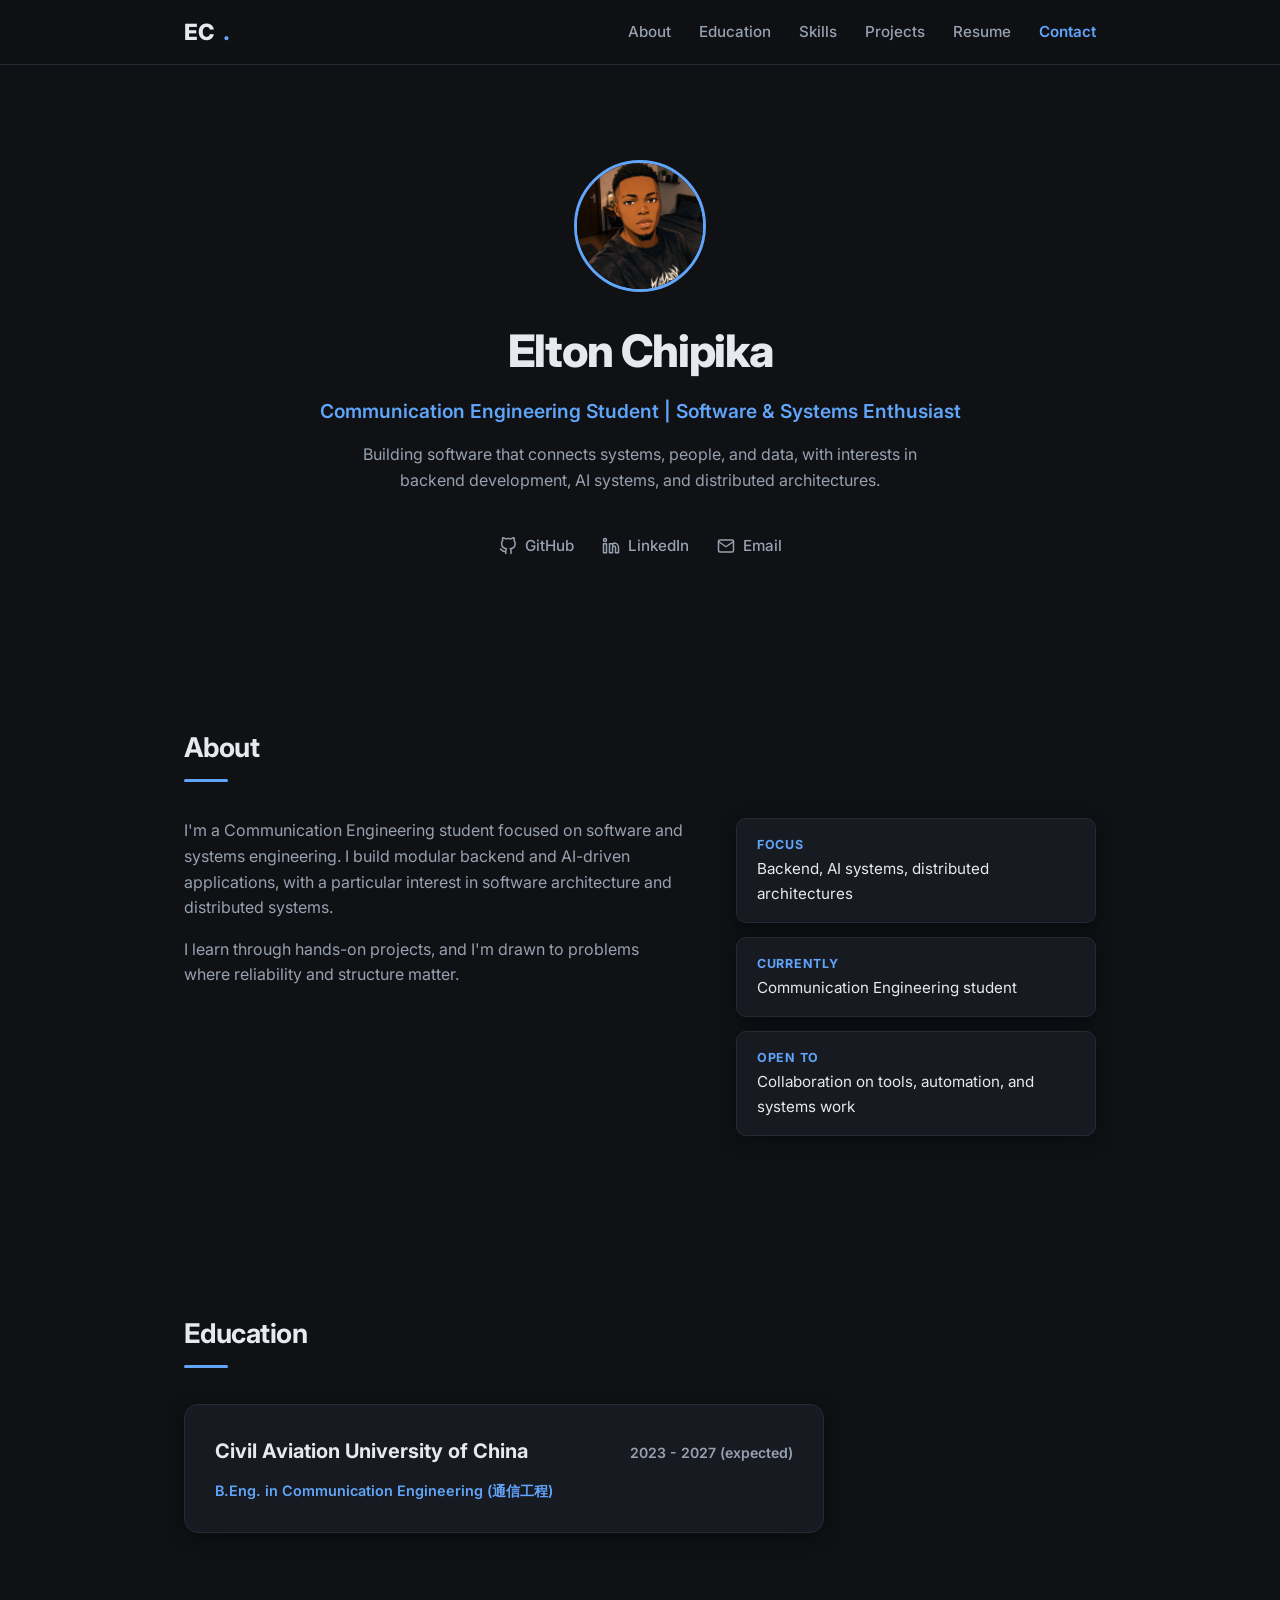
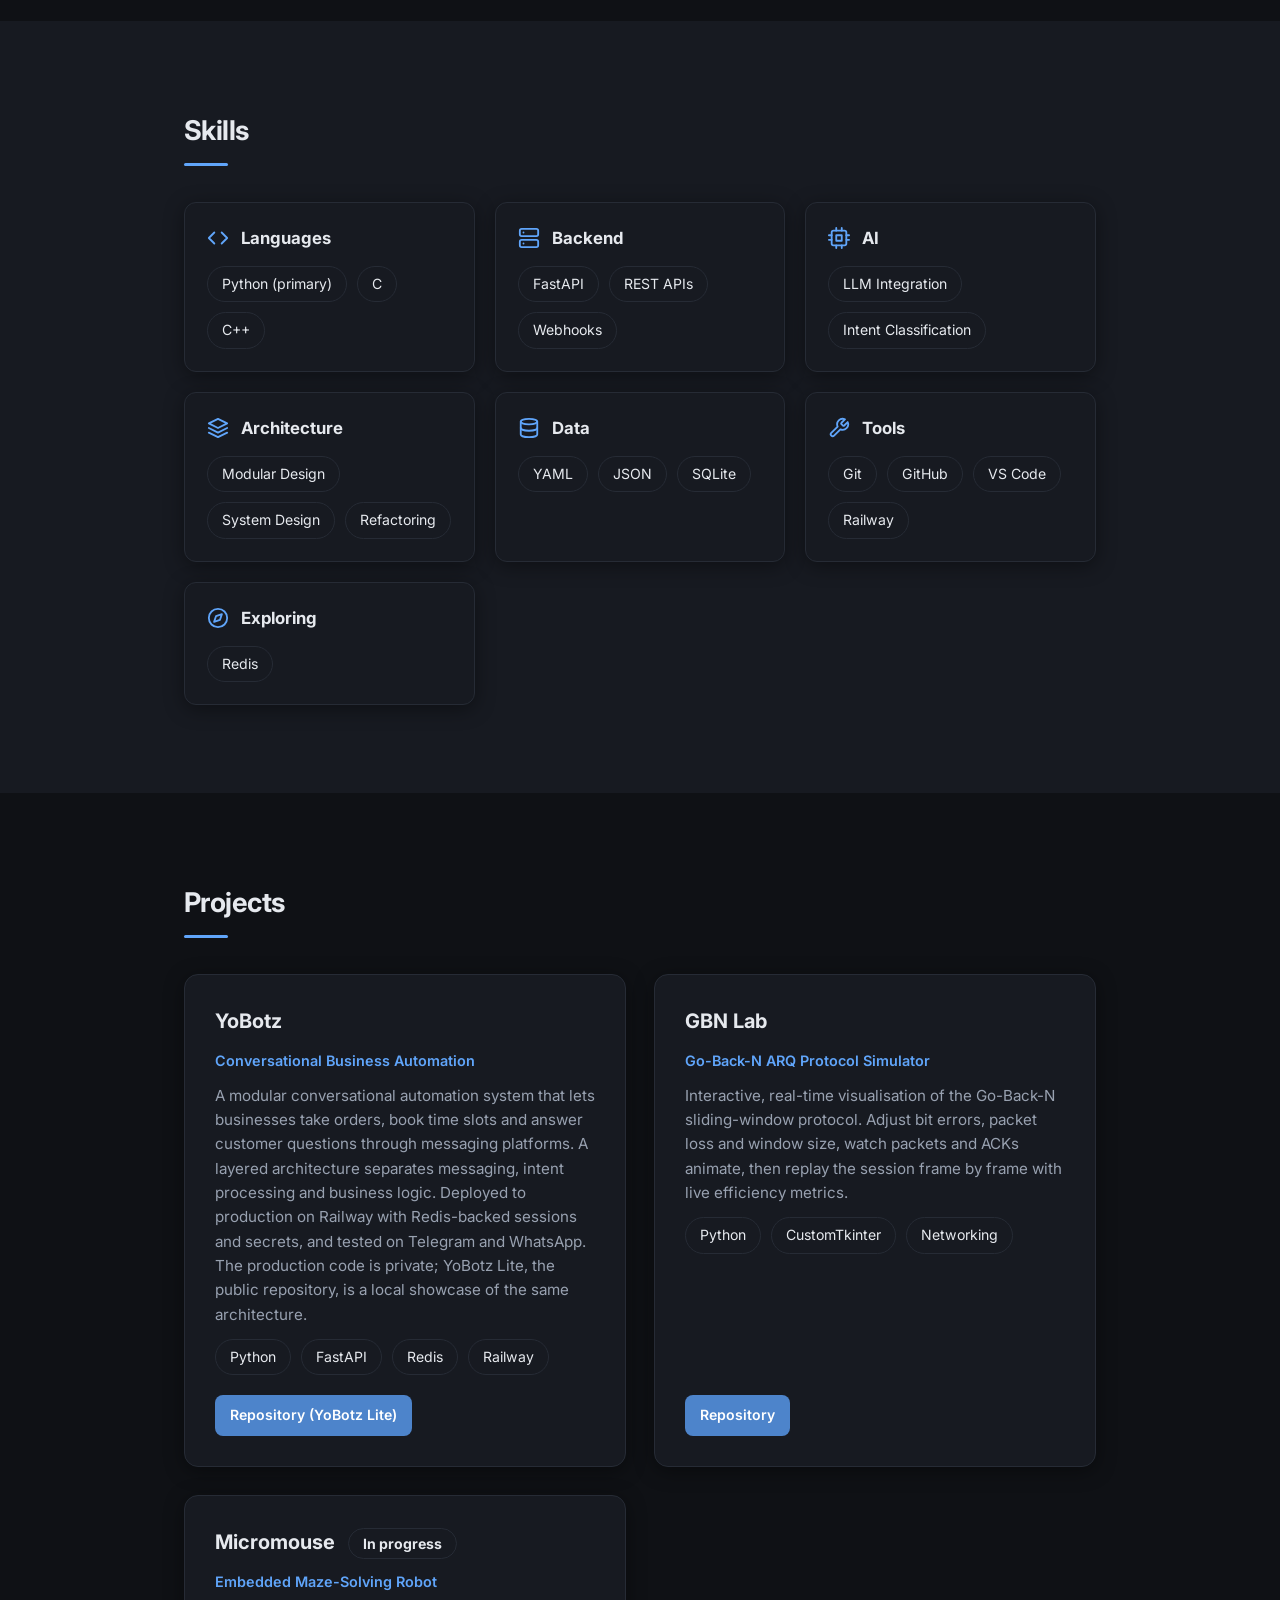
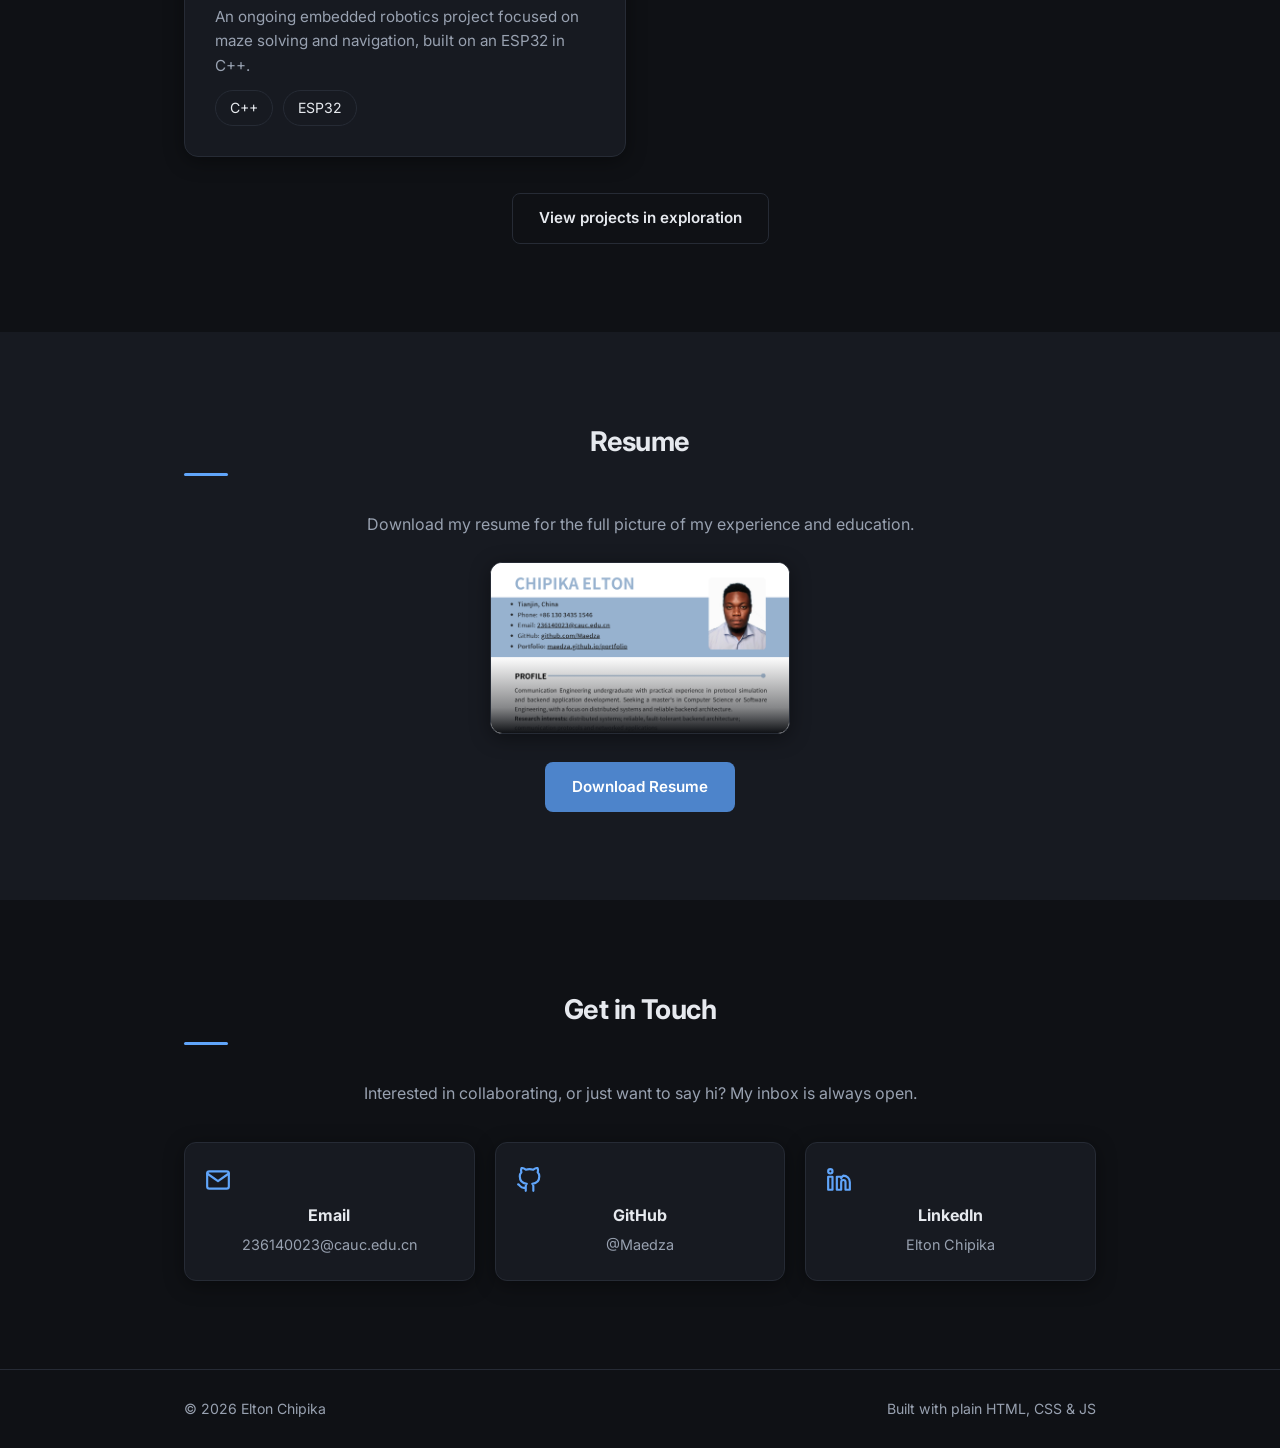
<file: index.html>
<!DOCTYPE html>
<html lang="en">
<head>
  <meta charset="UTF-8">
  <meta name="viewport" content="width=device-width, initial-scale=1.0">
  <title>Elton Chipika - Communication Engineer &amp; Developer</title>
  <meta name="description" content="Portfolio of Elton Chipika, a Communication Engineering student focused on software and systems engineering, backend development, AI systems, and distributed architectures.">
  <meta property="og:title" content="Elton Chipika">
  <meta property="og:description" content="Portfolio of Elton Chipika, a Communication Engineering student focused on software and systems engineering, backend development, AI systems, and distributed architectures.">
  <meta property="og:image" content="img/avatar.jpg">
  <meta property="og:type" content="website">
  <link rel="icon" type="image/jpeg" href="img/avatar.jpg">
  <link rel="stylesheet" href="css/style.css">
  <link rel="preconnect" href="https://fonts.googleapis.com">
  <link href="https://fonts.googleapis.com/css2?family=Inter:wght@400;500;600;700;800&display=swap" rel="stylesheet">
</head>
<body>
  <nav class="nav">
    <div class="container nav-inner">
      <a href="#top" class="brand">EC<span class="brand-dot">.</span></a>
      <button class="nav-toggle" aria-label="Toggle menu" aria-expanded="false">
        <span></span><span></span><span></span>
      </button>
      <ul class="nav-links" id="navLinks">
        <li><a href="#about">About</a></li>
        <li><a href="#education">Education</a></li>
        <li><a href="#skills">Skills</a></li>
        <li><a href="#projects">Projects</a></li>
        <li><a href="#resume">Resume</a></li>
        <li><a href="#contact" class="nav-cta">Contact</a></li>
      </ul>
    </div>
  </nav>

  <header class="hero" id="top">
    <div class="container hero-inner">
      <img src="img/avatar.jpg" alt="Elton Chipika" class="avatar">
      <h1>Elton Chipika</h1>
      <p class="tagline">Communication Engineering Student | Software &amp; Systems Enthusiast</p>
      <p class="bio">Building software that connects systems, people, and data, with interests in backend development, AI systems, and distributed architectures.</p>
      <div class="socials">
        <a href="https://github.com/Maedza" target="_blank" rel="noopener" aria-label="GitHub">
          <svg viewBox="0 0 24 24" fill="none" stroke="currentColor" stroke-width="2" stroke-linecap="round" stroke-linejoin="round" aria-hidden="true"><path d="M9 19c-5 1.5-5-2.5-7-3m14 6v-3.87a3.37 3.37 0 0 0-.94-2.61c3.14-.35 6.44-1.54 6.44-7A5.44 5.44 0 0 0 20 4.77 5.07 5.07 0 0 0 19.91 1S18.73.65 16 2.48a13.38 13.38 0 0 0-7 0C6.27.65 5.09 1 5.09 1A5.07 5.07 0 0 0 5 4.77a5.44 5.44 0 0 0-1.5 3.78c0 5.42 3.3 6.61 6.44 7A3.37 3.37 0 0 0 9 18.13V22"></path></svg>
          <span>GitHub</span>
        </a>
        <a href="https://www.linkedin.com/in/elton-chipika-814b103a7" target="_blank" rel="noopener" aria-label="LinkedIn">
          <svg viewBox="0 0 24 24" fill="none" stroke="currentColor" stroke-width="2" stroke-linecap="round" stroke-linejoin="round" aria-hidden="true"><path d="M16 8a6 6 0 0 1 6 6v7h-4v-7a2 2 0 0 0-2-2 2 2 0 0 0-2 2v7h-4V9h4v1.5A6 6 0 0 1 16 8z"></path><rect x="2" y="9" width="4" height="12"></rect><circle cx="4" cy="4" r="2"></circle></svg>
          <span>LinkedIn</span>
        </a>
        <a href="mailto:236140023@cauc.edu.cn" aria-label="Email">
          <svg viewBox="0 0 24 24" fill="none" stroke="currentColor" stroke-width="2" stroke-linecap="round" stroke-linejoin="round" aria-hidden="true"><path d="M4 4h16c1.1 0 2 .9 2 2v12c0 1.1-.9 2-2 2H4c-1.1 0-2-.9-2-2V6c0-1.1.9-2 2-2z"></path><polyline points="22,6 12,13 2,6"></polyline></svg>
          <span>Email</span>
        </a>
      </div>
    </div>
  </header>

  <main>
    <section class="section" id="about">
      <div class="container">
        <h2 class="section-title">About</h2>
        <div class="about-grid">
          <div>
            <p>I'm a Communication Engineering student focused on software and systems engineering. I build modular backend and AI-driven applications, with a particular interest in software architecture and distributed systems.</p>
            <p>I learn through hands-on projects, and I'm drawn to problems where reliability and structure matter.</p>
          </div>
          <div class="about-facts">
            <div class="fact"><span class="fact-label">Focus</span><span>Backend, AI systems, distributed architectures</span></div>
            <div class="fact"><span class="fact-label">Currently</span><span>Communication Engineering student</span></div>
            <div class="fact"><span class="fact-label">Open to</span><span>Collaboration on tools, automation, and systems work</span></div>
          </div>
        </div>
      </div>
    </section>

    <section class="section" id="education">
      <div class="container">
        <h2 class="section-title">Education</h2>
        <div class="card edu-card">
          <div class="edu-top">
            <h3 class="card-title">Civil Aviation University of China</h3>
            <span class="edu-years">2023 - 2027 (expected)</span>
          </div>
          <p class="card-sub">B.Eng. in Communication Engineering (通信工程)</p>
        </div>
      </div>
    </section>

    <section class="section section-alt" id="skills">
      <div class="container">
        <h2 class="section-title">Skills</h2>
        <div class="skills-grid">
          <div class="skill-card">
            <div class="skill-card-head">
              <svg class="skill-icon" viewBox="0 0 24 24" fill="none" stroke="currentColor" stroke-width="2" stroke-linecap="round" stroke-linejoin="round" aria-hidden="true"><polyline points="16 18 22 12 16 6"></polyline><polyline points="8 6 2 12 8 18"></polyline></svg>
              <h3 class="skill-card-title">Languages</h3>
            </div>
            <div class="chips">
              <span class="chip">Python (primary)</span>
              <span class="chip">C</span>
              <span class="chip">C++</span>
            </div>
          </div>

          <div class="skill-card">
            <div class="skill-card-head">
              <svg class="skill-icon" viewBox="0 0 24 24" fill="none" stroke="currentColor" stroke-width="2" stroke-linecap="round" stroke-linejoin="round" aria-hidden="true"><rect x="2" y="2" width="20" height="8" rx="2" ry="2"></rect><rect x="2" y="14" width="20" height="8" rx="2" ry="2"></rect><line x1="6" y1="6" x2="6.01" y2="6"></line><line x1="6" y1="18" x2="6.01" y2="18"></line></svg>
              <h3 class="skill-card-title">Backend</h3>
            </div>
            <div class="chips">
              <span class="chip">FastAPI</span>
              <span class="chip">REST APIs</span>
              <span class="chip">Webhooks</span>
            </div>
          </div>

          <div class="skill-card">
            <div class="skill-card-head">
              <svg class="skill-icon" viewBox="0 0 24 24" fill="none" stroke="currentColor" stroke-width="2" stroke-linecap="round" stroke-linejoin="round" aria-hidden="true"><rect x="4" y="4" width="16" height="16" rx="2" ry="2"></rect><rect x="9" y="9" width="6" height="6"></rect><line x1="9" y1="1" x2="9" y2="4"></line><line x1="15" y1="1" x2="15" y2="4"></line><line x1="9" y1="20" x2="9" y2="23"></line><line x1="15" y1="20" x2="15" y2="23"></line><line x1="20" y1="9" x2="23" y2="9"></line><line x1="20" y1="14" x2="23" y2="14"></line><line x1="1" y1="9" x2="4" y2="9"></line><line x1="1" y1="14" x2="4" y2="14"></line></svg>
              <h3 class="skill-card-title">AI</h3>
            </div>
            <div class="chips">
              <span class="chip">LLM Integration</span>
              <span class="chip">Intent Classification</span>
            </div>
          </div>

          <div class="skill-card">
            <div class="skill-card-head">
              <svg class="skill-icon" viewBox="0 0 24 24" fill="none" stroke="currentColor" stroke-width="2" stroke-linecap="round" stroke-linejoin="round" aria-hidden="true"><polygon points="12 2 2 7 12 12 22 7 12 2"></polygon><polyline points="2 17 12 22 22 17"></polyline><polyline points="2 12 12 17 22 12"></polyline></svg>
              <h3 class="skill-card-title">Architecture</h3>
            </div>
            <div class="chips">
              <span class="chip">Modular Design</span>
              <span class="chip">System Design</span>
              <span class="chip">Refactoring</span>
            </div>
          </div>

          <div class="skill-card">
            <div class="skill-card-head">
              <svg class="skill-icon" viewBox="0 0 24 24" fill="none" stroke="currentColor" stroke-width="2" stroke-linecap="round" stroke-linejoin="round" aria-hidden="true"><ellipse cx="12" cy="5" rx="9" ry="3"></ellipse><path d="M21 12c0 1.66-4 3-9 3s-9-1.34-9-3"></path><path d="M3 5v14c0 1.66 4 3 9 3s9-1.34 9-3V5"></path></svg>
              <h3 class="skill-card-title">Data</h3>
            </div>
            <div class="chips">
              <span class="chip">YAML</span>
              <span class="chip">JSON</span>
              <span class="chip">SQLite</span>
            </div>
          </div>

          <div class="skill-card">
            <div class="skill-card-head">
              <svg class="skill-icon" viewBox="0 0 24 24" fill="none" stroke="currentColor" stroke-width="2" stroke-linecap="round" stroke-linejoin="round" aria-hidden="true"><path d="M14.7 6.3a1 1 0 0 0 0 1.4l1.6 1.6a1 1 0 0 0 1.4 0l3.77-3.77a6 6 0 0 1-7.94 7.94l-6.91 6.91a2.12 2.12 0 0 1-3-3l6.91-6.91a6 6 0 0 1 7.94-7.94l-3.76 3.76z"></path></svg>
              <h3 class="skill-card-title">Tools</h3>
            </div>
            <div class="chips">
              <span class="chip">Git</span>
              <span class="chip">GitHub</span>
              <span class="chip">VS Code</span>
              <span class="chip">Railway</span>
            </div>
          </div>

          <div class="skill-card">
            <div class="skill-card-head">
              <svg class="skill-icon" viewBox="0 0 24 24" fill="none" stroke="currentColor" stroke-width="2" stroke-linecap="round" stroke-linejoin="round" aria-hidden="true"><circle cx="12" cy="12" r="10"></circle><polygon points="16.24 7.76 14.12 14.12 7.76 16.24 9.88 9.88 16.24 7.76"></polygon></svg>
              <h3 class="skill-card-title">Exploring</h3>
            </div>
            <div class="chips">
              <span class="chip">Redis</span>
            </div>
          </div>
        </div>
      </div>
    </section>

    <section class="section" id="projects">
      <div class="container">
        <h2 class="section-title">Projects</h2>
        <div class="projects-grid">
          <article class="card">
            <h3 class="card-title">YoBotz</h3>
            <p class="card-sub">Conversational Business Automation</p>
            <p class="card-desc">A modular conversational automation system that lets businesses take orders, book time slots and answer customer questions through messaging platforms. A layered architecture separates messaging, intent processing and business logic. Deployed to production on Railway with Redis-backed sessions and secrets, and tested on Telegram and WhatsApp. The production code is private; YoBotz Lite, the public repository, is a local showcase of the same architecture.</p>
            <div class="chips">
              <span class="chip">Python</span>
              <span class="chip">FastAPI</span>
              <span class="chip">Redis</span>
              <span class="chip">Railway</span>
            </div>
            <div class="card-links">
              <a href="https://github.com/Maedza/YoBotz_lite" target="_blank" rel="noopener" class="btn btn-sm btn-primary">Repository (YoBotz Lite)</a>
            </div>
          </article>
          <article class="card">
            <h3 class="card-title">GBN Lab</h3>
            <p class="card-sub">Go-Back-N ARQ Protocol Simulator</p>
            <p class="card-desc">Interactive, real-time visualisation of the Go-Back-N sliding-window protocol. Adjust bit errors, packet loss and window size, watch packets and ACKs animate, then replay the session frame by frame with live efficiency metrics.</p>
            <div class="chips">
              <span class="chip">Python</span>
              <span class="chip">CustomTkinter</span>
              <span class="chip">Networking</span>
            </div>
            <div class="card-links">
              <a href="https://github.com/Maedza/GBN_Lab" target="_blank" rel="noopener" class="btn btn-sm btn-primary">Repository</a>
            </div>
          </article>
          <article class="card">
            <h3 class="card-title">Micromouse <span class="chip" style="margin-left: 8px;">In progress</span></h3>
            <p class="card-sub">Embedded Maze-Solving Robot</p>
            <p class="card-desc">An ongoing embedded robotics project focused on maze solving and navigation, built on an ESP32 in C++.</p>
            <div class="chips">
              <span class="chip">C++</span>
              <span class="chip">ESP32</span>
            </div>
          </article>
        </div>

        <div style="margin-top: 36px; text-align: center;">
          <a href="exploring.html" class="btn btn-ghost">View projects in exploration</a>
        </div>
      </div>
    </section>

    <section class="section section-alt" id="resume">
      <div class="container resume-inner">
        <h2 class="section-title">Resume</h2>
        <p>Download my resume for the full picture of my experience and education.</p>
        <div class="resume-preview" aria-hidden="true">
          <img src="img/resume-preview.png" alt="">
          <div class="resume-preview-fade"></div>
        </div>
        <a href="resume.pdf" class="btn btn-primary" download>Download Resume</a>
      </div>
    </section>

    <section class="section" id="contact">
      <div class="container contact-inner">
        <h2 class="section-title">Get in Touch</h2>
        <p>Interested in collaborating, or just want to say hi? My inbox is always open.</p>
        <div class="contact-links">
          <a href="mailto:236140023@cauc.edu.cn" class="contact-card">
            <svg class="contact-icon" viewBox="0 0 24 24" fill="none" stroke="currentColor" stroke-width="2" stroke-linecap="round" stroke-linejoin="round" aria-hidden="true"><path d="M4 4h16c1.1 0 2 .9 2 2v12c0 1.1-.9 2-2 2H4c-1.1 0-2-.9-2-2V6c0-1.1.9-2 2-2z"></path><polyline points="22,6 12,13 2,6"></polyline></svg>
            <span class="contact-name">Email</span>
            <span class="contact-value">236140023@cauc.edu.cn</span>
          </a>
          <a href="https://github.com/Maedza" target="_blank" rel="noopener" class="contact-card">
            <svg class="contact-icon" viewBox="0 0 24 24" fill="none" stroke="currentColor" stroke-width="2" stroke-linecap="round" stroke-linejoin="round" aria-hidden="true"><path d="M9 19c-5 1.5-5-2.5-7-3m14 6v-3.87a3.37 3.37 0 0 0-.94-2.61c3.14-.35 6.44-1.54 6.44-7A5.44 5.44 0 0 0 20 4.77 5.07 5.07 0 0 0 19.91 1S18.73.65 16 2.48a13.38 13.38 0 0 0-7 0C6.27.65 5.09 1 5.09 1A5.07 5.07 0 0 0 5 4.77a5.44 5.44 0 0 0-1.5 3.78c0 5.42 3.3 6.61 6.44 7A3.37 3.37 0 0 0 9 18.13V22"></path></svg>
            <span class="contact-name">GitHub</span>
            <span class="contact-value">@Maedza</span>
          </a>
          <a href="https://www.linkedin.com/in/elton-chipika-814b103a7" target="_blank" rel="noopener" class="contact-card">
            <svg class="contact-icon" viewBox="0 0 24 24" fill="none" stroke="currentColor" stroke-width="2" stroke-linecap="round" stroke-linejoin="round" aria-hidden="true"><path d="M16 8a6 6 0 0 1 6 6v7h-4v-7a2 2 0 0 0-2-2 2 2 0 0 0-2 2v7h-4V9h4v1.5A6 6 0 0 1 16 8z"></path><rect x="2" y="9" width="4" height="12"></rect><circle cx="4" cy="4" r="2"></circle></svg>
            <span class="contact-name">LinkedIn</span>
            <span class="contact-value">Elton Chipika</span>
          </a>
        </div>
      </div>
    </section>
  </main>

  <footer class="footer">
    <div class="container footer-inner">
      <span>&copy; <span id="year"></span> Elton Chipika</span>
      <span>Built with plain HTML, CSS &amp; JS</span>
    </div>
  </footer>

  <script src="js/main.js"></script>
</body>
</html>
</file>
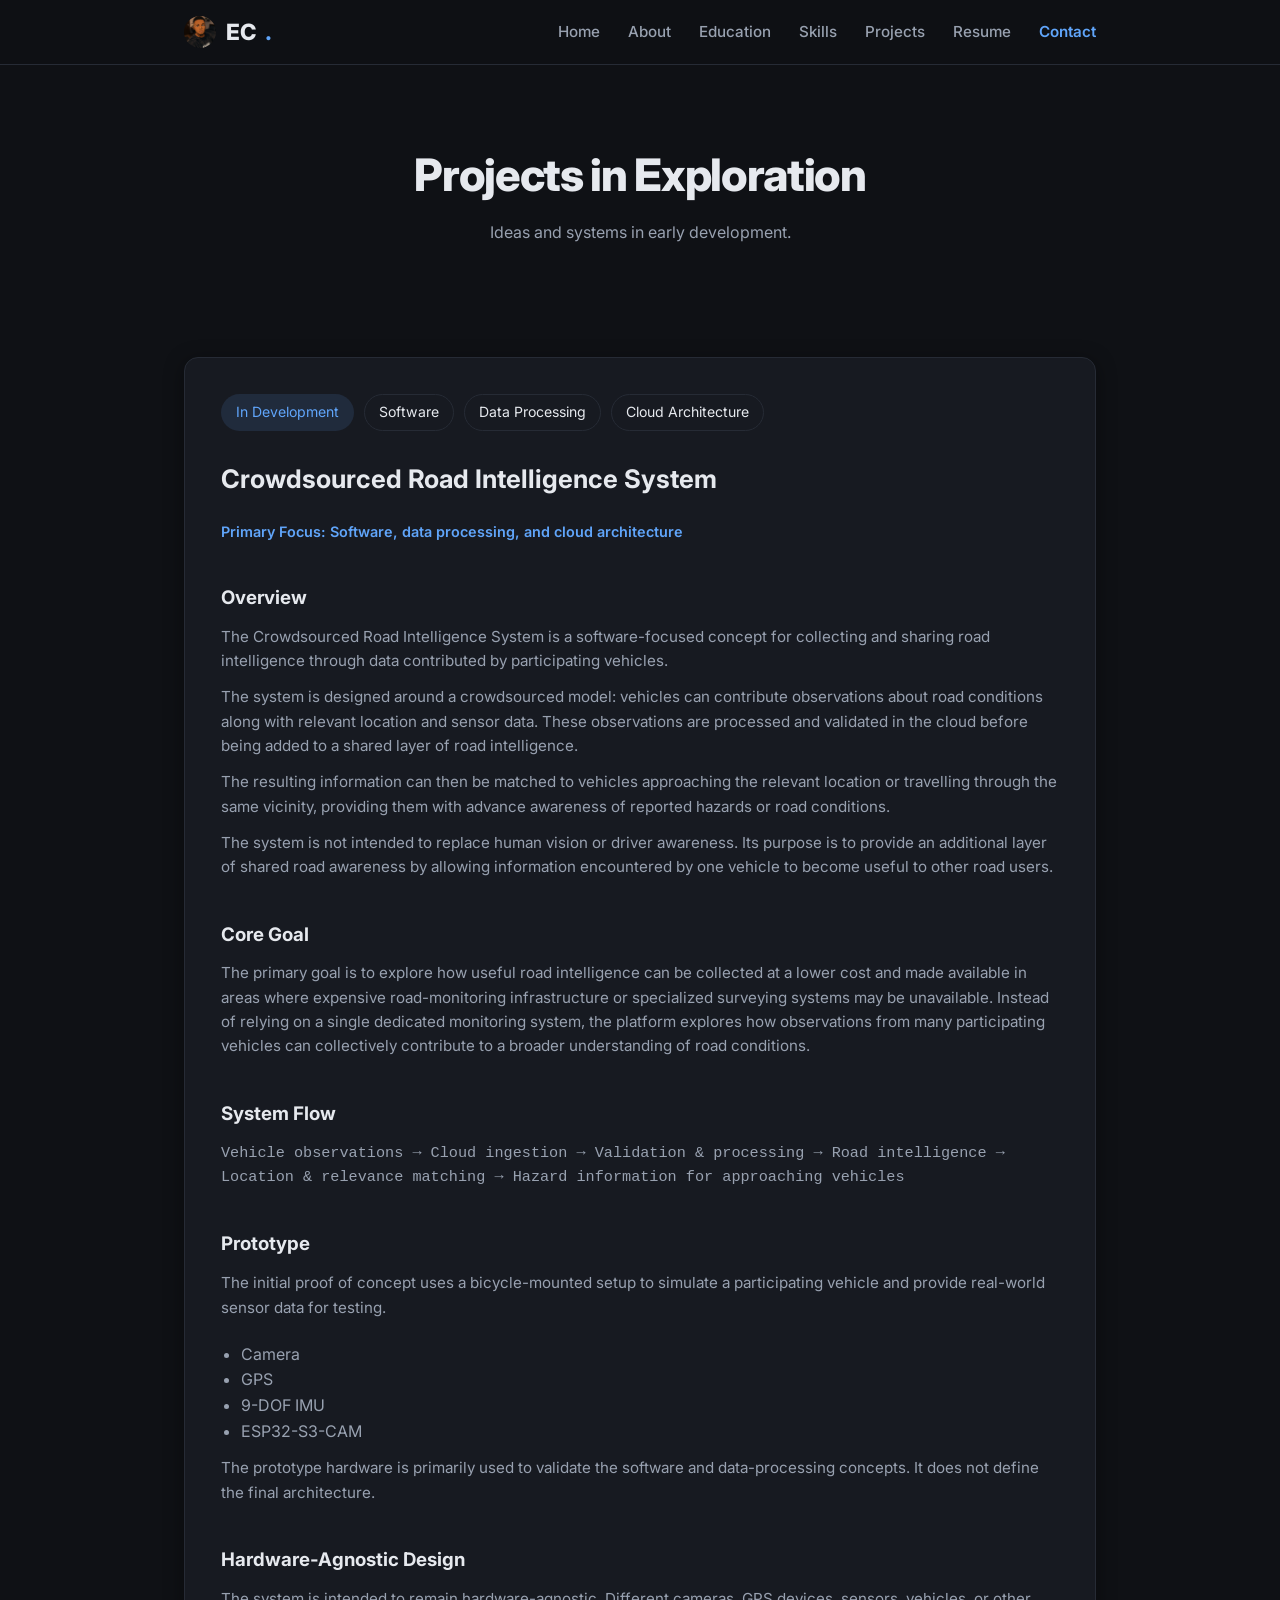
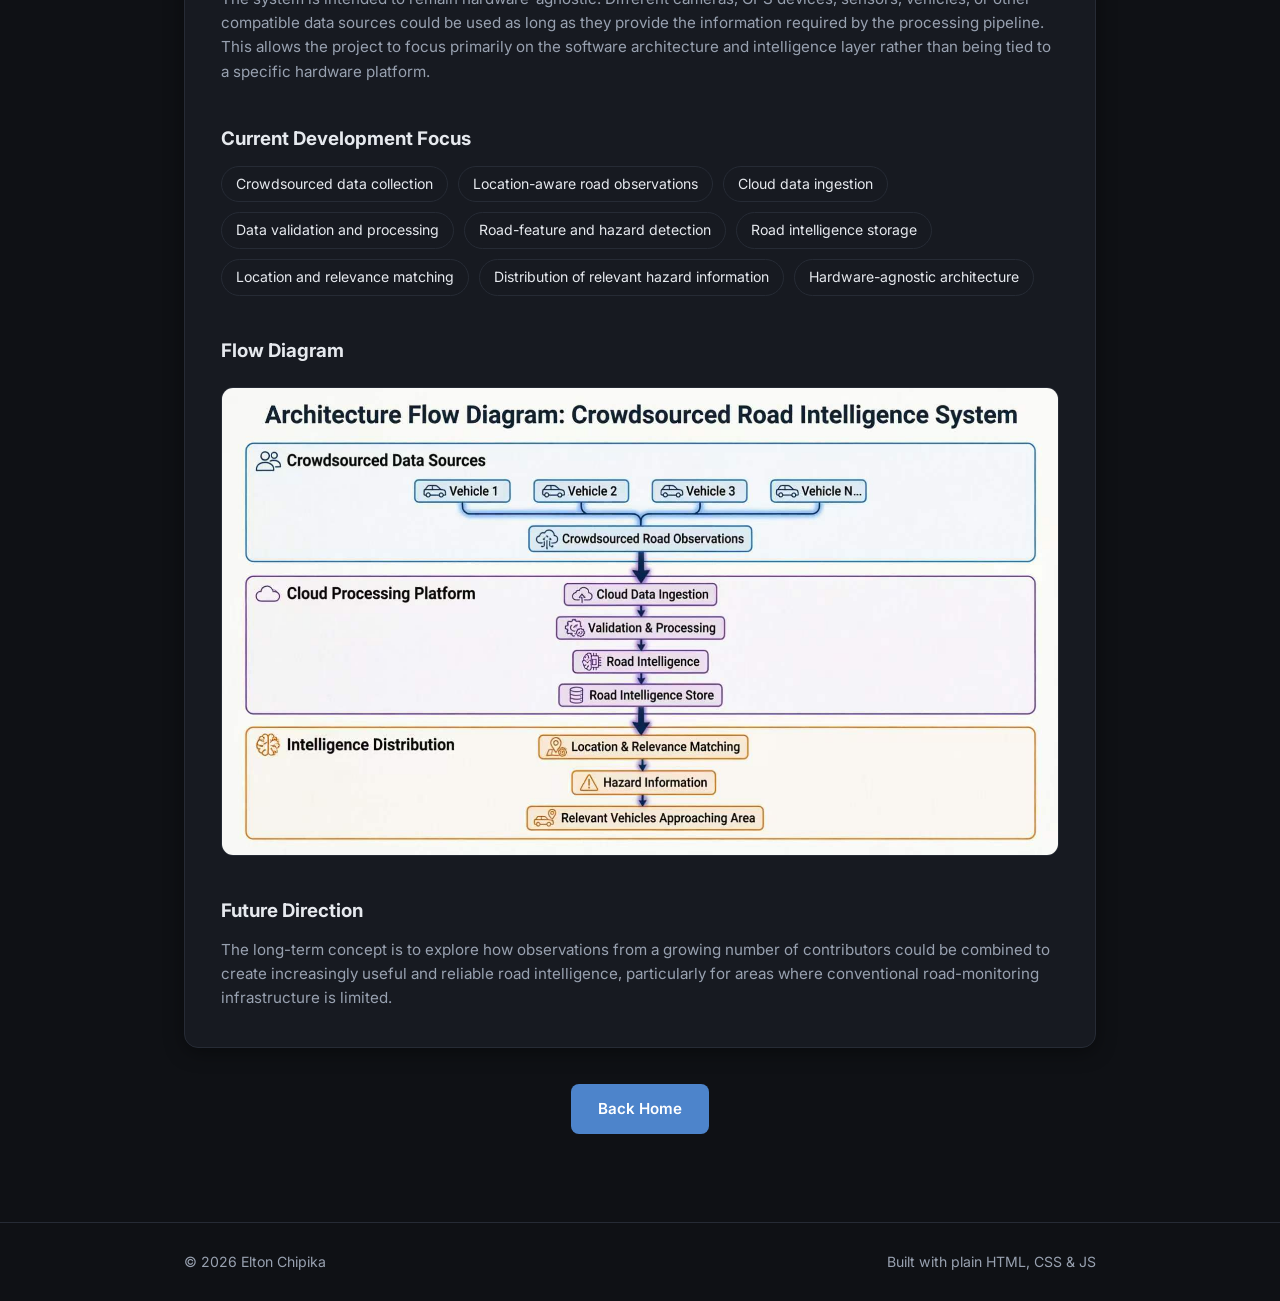
<file: exploring.html>
<!DOCTYPE html>
<html lang="en">
<head>
  <meta charset="UTF-8">
  <meta name="viewport" content="width=device-width, initial-scale=1.0">
  <title>Projects in Exploration | Elton Chipika</title>
  <meta name="description" content="Experimental and in-development projects by Elton Chipika, a Communication Engineering student focused on software, data processing, and cloud architecture.">
  <link rel="icon" type="image/jpeg" href="img/avatar.jpg">
  <link rel="stylesheet" href="css/style.css">
  <link rel="preconnect" href="https://fonts.googleapis.com">
  <link href="https://fonts.googleapis.com/css2?family=Inter:wght@400;500;600;700;800&display=swap" rel="stylesheet">
</head>
<body>
  <nav class="nav">
    <div class="container nav-inner">
      <a href="index.html" class="brand">
        <img src="img/avatar.jpg" alt="" width="32" height="32" class="brand-avatar">
        EC<span class="brand-dot">.</span>
      </a>
      <button class="nav-toggle" aria-label="Toggle menu" aria-expanded="false">
        <span></span><span></span><span></span>
      </button>
      <ul class="nav-links" id="navLinks">
        <li><a href="index.html">Home</a></li>
        <li><a href="index.html#about">About</a></li>
        <li><a href="index.html#education">Education</a></li>
        <li><a href="index.html#skills">Skills</a></li>
        <li><a href="index.html#projects">Projects</a></li>
        <li><a href="index.html#resume">Resume</a></li>
        <li><a href="index.html#contact" class="nav-cta">Contact</a></li>
      </ul>
    </div>
  </nav>

  <header class="hero" style="padding: 140px 0 40px;">
    <div class="container hero-inner">
      <h1>Projects in Exploration</h1>
      <p class="bio">Ideas and systems in early development.</p>
    </div>
  </header>

  <main class="section" style="padding-top: 40px;">
    <div class="container">
      <article class="card" style="padding: 36px;">
        <div style="display: flex; flex-wrap: wrap; gap: 10px; margin-bottom: 16px;">
          <span class="chip" style="background: rgba(96,165,250,0.12); color: var(--accent); border-color: transparent;">In Development</span>
          <span class="chip">Software</span>
          <span class="chip">Data Processing</span>
          <span class="chip">Cloud Architecture</span>
        </div>

        <h2 class="card-title" style="font-size: 1.6rem; margin-bottom: 8px;">Crowdsourced Road Intelligence System</h2>
        <p class="card-sub">Primary Focus: Software, data processing, and cloud architecture</p>

        <h3 class="skill-heading" style="margin-top: 28px;">Overview</h3>
        <p class="card-desc">The Crowdsourced Road Intelligence System is a software-focused concept for collecting and sharing road intelligence through data contributed by participating vehicles.</p>
        <p class="card-desc">The system is designed around a crowdsourced model: vehicles can contribute observations about road conditions along with relevant location and sensor data. These observations are processed and validated in the cloud before being added to a shared layer of road intelligence.</p>
        <p class="card-desc">The resulting information can then be matched to vehicles approaching the relevant location or travelling through the same vicinity, providing them with advance awareness of reported hazards or road conditions.</p>
        <p class="card-desc">The system is not intended to replace human vision or driver awareness. Its purpose is to provide an additional layer of shared road awareness by allowing information encountered by one vehicle to become useful to other road users.</p>

        <h3 class="skill-heading" style="margin-top: 28px;">Core Goal</h3>
        <p class="card-desc">The primary goal is to explore how useful road intelligence can be collected at a lower cost and made available in areas where expensive road-monitoring infrastructure or specialized surveying systems may be unavailable. Instead of relying on a single dedicated monitoring system, the platform explores how observations from many participating vehicles can collectively contribute to a broader understanding of road conditions.</p>

        <h3 class="skill-heading" style="margin-top: 28px;">System Flow</h3>
        <p class="card-desc" style="font-family: var(--font-mono, monospace);">Vehicle observations &rarr; Cloud ingestion &rarr; Validation &amp; processing &rarr; Road intelligence &rarr; Location &amp; relevance matching &rarr; Hazard information for approaching vehicles</p>

        <h3 class="skill-heading" style="margin-top: 28px;">Prototype</h3>
        <p class="card-desc">The initial proof of concept uses a bicycle-mounted setup to simulate a participating vehicle and provide real-world sensor data for testing.</p>
        <ul style="color: var(--text-muted); margin: 10px 0 0 20px;">
          <li>Camera</li>
          <li>GPS</li>
          <li>9-DOF IMU</li>
          <li>ESP32-S3-CAM</li>
        </ul>
        <p class="card-desc">The prototype hardware is primarily used to validate the software and data-processing concepts. It does not define the final architecture.</p>

        <h3 class="skill-heading" style="margin-top: 28px;">Hardware-Agnostic Design</h3>
        <p class="card-desc">The system is intended to remain hardware-agnostic. Different cameras, GPS devices, sensors, vehicles, or other compatible data sources could be used as long as they provide the information required by the processing pipeline. This allows the project to focus primarily on the software architecture and intelligence layer rather than being tied to a specific hardware platform.</p>

        <h3 class="skill-heading" style="margin-top: 28px;">Current Development Focus</h3>
        <div class="chips" style="margin-bottom: 28px;">
          <span class="chip">Crowdsourced data collection</span>
          <span class="chip">Location-aware road observations</span>
          <span class="chip">Cloud data ingestion</span>
          <span class="chip">Data validation and processing</span>
          <span class="chip">Road-feature and hazard detection</span>
          <span class="chip">Road intelligence storage</span>
          <span class="chip">Location and relevance matching</span>
          <span class="chip">Distribution of relevant hazard information</span>
          <span class="chip">Hardware-agnostic architecture</span>
        </div>

        <h3 class="skill-heading">Flow Diagram</h3>
        <img src="img/cris_flow_diagram.jpg" alt="Crowdsourced Road Intelligence System flow diagram" style="width: 100%; max-width: 880px; border-radius: 12px; border: 1px solid var(--border); margin-top: 10px;">

        <h3 class="skill-heading" style="margin-top: 28px;">Future Direction</h3>
        <p class="card-desc">The long-term concept is to explore how observations from a growing number of contributors could be combined to create increasingly useful and reliable road intelligence, particularly for areas where conventional road-monitoring infrastructure is limited.</p>
      </article>

      <div style="margin-top: 36px; text-align: center;">
        <a href="index.html" class="btn btn-primary">Back Home</a>
      </div>
    </div>
  </main>

  <footer class="footer">
    <div class="container footer-inner">
      <span>&copy; <span id="year"></span> Elton Chipika</span>
      <span>Built with plain HTML, CSS &amp; JS</span>
    </div>
  </footer>

  <script src="js/main.js"></script>
</body>
</html>
</file>
<file: css/style.css>
:root {
  --bg: #0f1115;
  --bg-alt: #171a21;
  --text: #e6e9ee;
  --text-muted: #98a1b0;
  --border: #262b35;
  --accent: #60a5fa;
  --accent-hover: #93c5fd;
  --card-bg: #171a21;
  --shadow: 0 4px 20px rgba(0, 0, 0, 0.4);
}

* { margin: 0; padding: 0; box-sizing: border-box; }

html { scroll-behavior: smooth; }

body {
  font-family: "Inter", -apple-system, BlinkMacSystemFont, "Segoe UI", sans-serif;
  background: var(--bg);
  color: var(--text);
  line-height: 1.6;
  transition: background 0.3s, color 0.3s;
}

.container { max-width: 960px; margin: 0 auto; padding: 0 24px; }

/* Nav */
.nav {
  position: fixed;
  top: 0; left: 0; right: 0;
  z-index: 100;
  background: color-mix(in srgb, var(--bg) 85%, transparent);
  backdrop-filter: blur(10px);
  -webkit-backdrop-filter: blur(10px);
  border-bottom: 1px solid var(--border);
}

.nav-inner {
  display: flex;
  align-items: center;
  justify-content: space-between;
  height: 64px;
}

.brand {
  display: inline-flex;
  align-items: center;
  gap: 10px;
  font-size: 1.4rem;
  font-weight: 800;
  text-decoration: none;
  color: var(--text);
  letter-spacing: -0.02em;
}

.brand-avatar {
  width: 32px;
  height: 32px;
  border-radius: 50%;
  object-fit: cover;
}

.brand-dot { color: var(--accent); }

.nav-links {
  display: flex;
  gap: 28px;
  list-style: none;
  align-items: center;
}

.nav-links a {
  text-decoration: none;
  color: var(--text-muted);
  font-size: 0.95rem;
  font-weight: 500;
  transition: color 0.2s;
}

.nav-links a:hover { color: var(--accent); }

.nav-cta {
  color: var(--accent) !important;
  font-weight: 600 !important;
}

.nav-toggle {
  display: none;
  flex-direction: column;
  gap: 5px;
  background: none;
  border: none;
  cursor: pointer;
  padding: 4px;
}

.nav-toggle span {
  width: 22px;
  height: 2px;
  background: var(--text);
  transition: transform 0.2s, opacity 0.2s;
}

/* Hero */
.hero {
  padding: 160px 0 80px;
  text-align: center;
}

.hero-inner {
  display: flex;
  flex-direction: column;
  align-items: center;
}

.avatar {
  width: 132px;
  height: 132px;
  border-radius: 50%;
  object-fit: cover;
  border: 3px solid var(--accent);
  margin-bottom: 24px;
}

.hero h1 {
  font-size: 2.8rem;
  font-weight: 800;
  letter-spacing: -0.03em;
  margin-bottom: 8px;
}

.tagline {
  font-size: 1.2rem;
  color: var(--accent);
  font-weight: 600;
  margin-bottom: 16px;
}

.bio {
  max-width: 560px;
  color: var(--text-muted);
  margin-bottom: 32px;
}

.socials {
  display: flex;
  gap: 28px;
  margin-top: 8px;
}

.socials a {
  display: inline-flex;
  align-items: center;
  gap: 8px;
  color: var(--text-muted);
  text-decoration: none;
  font-weight: 500;
  font-size: 0.95rem;
  transition: color 0.2s;
}

.socials a:hover { color: var(--accent); }

.socials svg {
  width: 18px;
  height: 18px;
  flex-shrink: 0;
}

/* Sections */
.section { padding: 88px 0; }

.section-alt { background: var(--bg-alt); }

.section-title {
  font-size: 1.7rem;
  font-weight: 700;
  letter-spacing: -0.02em;
  margin-bottom: 36px;
}

.section-title::after {
  content: "";
  display: block;
  width: 44px;
  height: 3px;
  border-radius: 2px;
  background: var(--accent);
  margin-top: 10px;
}

/* Buttons */
.btn {
  display: inline-block;
  padding: 12px 26px;
  border-radius: 8px;
  font-weight: 600;
  font-size: 0.95rem;
  text-decoration: none;
  border: 1px solid transparent;
  cursor: pointer;
  transition: background 0.2s, transform 0.15s, color 0.2s, border-color 0.2s;
}

.btn:hover { transform: translateY(-1px); }

.btn-primary {
  background: #4d84cb;
  color: #ffffff;
}

.btn-primary:hover { background: #5d94db; }

.btn-ghost {
  background: transparent;
  color: var(--text);
  border-color: var(--border);
}

.btn-ghost:hover { border-color: var(--accent); color: var(--accent); }

.btn-sm { padding: 8px 14px; font-size: 0.88rem; }

/* About */
.about-grid {
  display: grid;
  grid-template-columns: 1.4fr 1fr;
  gap: 48px;
  align-items: start;
}

.about-grid p { color: var(--text-muted); margin-bottom: 16px; }

.about-facts { display: flex; flex-direction: column; gap: 14px; }

.fact {
  padding: 16px 20px;
  background: var(--card-bg);
  border: 1px solid var(--border);
  border-radius: 10px;
  box-shadow: var(--shadow);
  display: flex;
  flex-direction: column;
  gap: 2px;
}

.fact-label {
  font-size: 0.78rem;
  text-transform: uppercase;
  letter-spacing: 0.06em;
  color: var(--accent);
  font-weight: 700;
}

.fact span:last-child { font-size: 0.95rem; }

/* Education */
.edu-card { max-width: 640px; }

.edu-top {
  display: flex;
  justify-content: space-between;
  align-items: baseline;
  gap: 16px;
  flex-wrap: wrap;
}

.edu-years {
  font-size: 0.88rem;
  font-weight: 600;
  color: var(--text-muted);
  white-space: nowrap;
}

/* Skills */
.skills-grid {
  display: grid;
  grid-template-columns: repeat(auto-fit, minmax(240px, 1fr));
  gap: 20px;
}

.skill-card {
  background: var(--card-bg);
  border: 1px solid var(--border);
  border-radius: 12px;
  padding: 22px;
  box-shadow: var(--shadow);
  display: flex;
  flex-direction: column;
  gap: 14px;
  transition: transform 0.2s, border-color 0.2s;
}

.skill-card:hover {
  transform: translateY(-3px);
  border-color: var(--accent);
}

.skill-card-head {
  display: flex;
  align-items: center;
  gap: 12px;
}

.skill-icon {
  width: 22px;
  height: 22px;
  color: var(--accent);
  flex-shrink: 0;
}

.skill-card-title { font-size: 1.05rem; font-weight: 700; }

.skill-card-note { color: var(--text-muted); font-size: 0.95rem; }

.chips { display: flex; flex-wrap: wrap; gap: 10px; }

.chip {
  padding: 6px 14px;
  border-radius: 999px;
  background: var(--card-bg);
  border: 1px solid var(--border);
  font-size: 0.88rem;
  color: var(--text);
}

/* Projects */
.projects-grid {
  display: grid;
  grid-template-columns: 1fr 1fr;
  gap: 28px;
}

.card {
  background: var(--card-bg);
  border: 1px solid var(--border);
  border-radius: 14px;
  padding: 30px;
  box-shadow: var(--shadow);
  display: flex;
  flex-direction: column;
  gap: 12px;
  transition: transform 0.2s, border-color 0.2s;
}

.card:hover {
  transform: translateY(-3px);
  border-color: var(--accent);
}

.card-title { font-size: 1.25rem; font-weight: 700; }

.card-sub { color: var(--accent); font-weight: 600; font-size: 0.9rem; }

.card-desc { color: var(--text-muted); font-size: 0.95rem; }

.card-links { margin-top: auto; padding-top: 8px; }

/* Resume */
.resume-inner { text-align: center; }

.resume-inner p { color: var(--text-muted); margin-bottom: 24px; }

.resume-preview {
  position: relative;
  max-width: 300px;
  margin: 0 auto 28px;
  border: 1px solid var(--border);
  border-radius: 12px;
  overflow: hidden;
  box-shadow: var(--shadow);
  background: #ffffff;
  pointer-events: none;
}

.resume-preview img {
  display: block;
  width: 100%;
  height: 170px;
  object-fit: cover;
  object-position: top;
}

.resume-preview-fade {
  position: absolute;
  inset: 0;
  background: linear-gradient(to bottom, rgba(15, 17, 21, 0) 55%, rgba(15, 17, 21, 0.5) 85%, #0f1115 100%);
}

/* Contact */
.contact-inner { text-align: center; }

.contact-inner > p { color: var(--text-muted); margin-bottom: 36px; }

.contact-links {
  display: grid;
  grid-template-columns: repeat(3, 1fr);
  gap: 20px;
}

.contact-card {
  display: flex;
  flex-direction: column;
  gap: 4px;
  padding: 24px 20px;
  background: var(--card-bg);
  border: 1px solid var(--border);
  border-radius: 12px;
  text-decoration: none;
  color: var(--text);
  box-shadow: var(--shadow);
  transition: transform 0.2s, border-color 0.2s;
}

.contact-card:hover {
  transform: translateY(-2px);
  border-color: var(--accent);
}

.contact-icon {
  width: 26px;
  height: 26px;
  color: var(--accent);
  margin-bottom: 6px;
}

.contact-name { font-weight: 700; }

.contact-value { color: var(--text-muted); font-size: 0.9rem; word-break: break-word; }

/* Footer */
.footer {
  border-top: 1px solid var(--border);
  padding: 28px 0;
  color: var(--text-muted);
  font-size: 0.88rem;
}

.footer-inner {
  display: flex;
  justify-content: space-between;
  flex-wrap: wrap;
  gap: 8px;
}

/* Reveal animation */
.reveal {
  opacity: 0;
  transform: translateY(16px);
  transition: opacity 0.5s ease, transform 0.5s ease;
}

.reveal.visible { opacity: 1; transform: none; }

/* Responsive */
@media (max-width: 768px) {
  .nav-toggle { display: flex; }

  .nav-links {
    display: none;
    position: absolute;
    top: 72px;
    right: 16px;
    flex-direction: column;
    align-items: stretch;
    gap: 0;
    background: var(--bg);
    border: 1px solid var(--border);
    border-radius: 12px;
    box-shadow: var(--shadow);
    padding: 8px 0;
    min-width: 160px;
  }

  .nav-links.open { display: flex; }

  .nav-links a {
    display: block;
    padding: 14px 24px;
  }

  .hero { padding: 130px 0 60px; }
  .hero h1 { font-size: 2.1rem; }
  .about-grid { grid-template-columns: 1fr; gap: 28px; }
  .projects-grid { grid-template-columns: 1fr; }
  .contact-links { grid-template-columns: 1fr; }
  .section { padding: 64px 0; }
}
</file>
